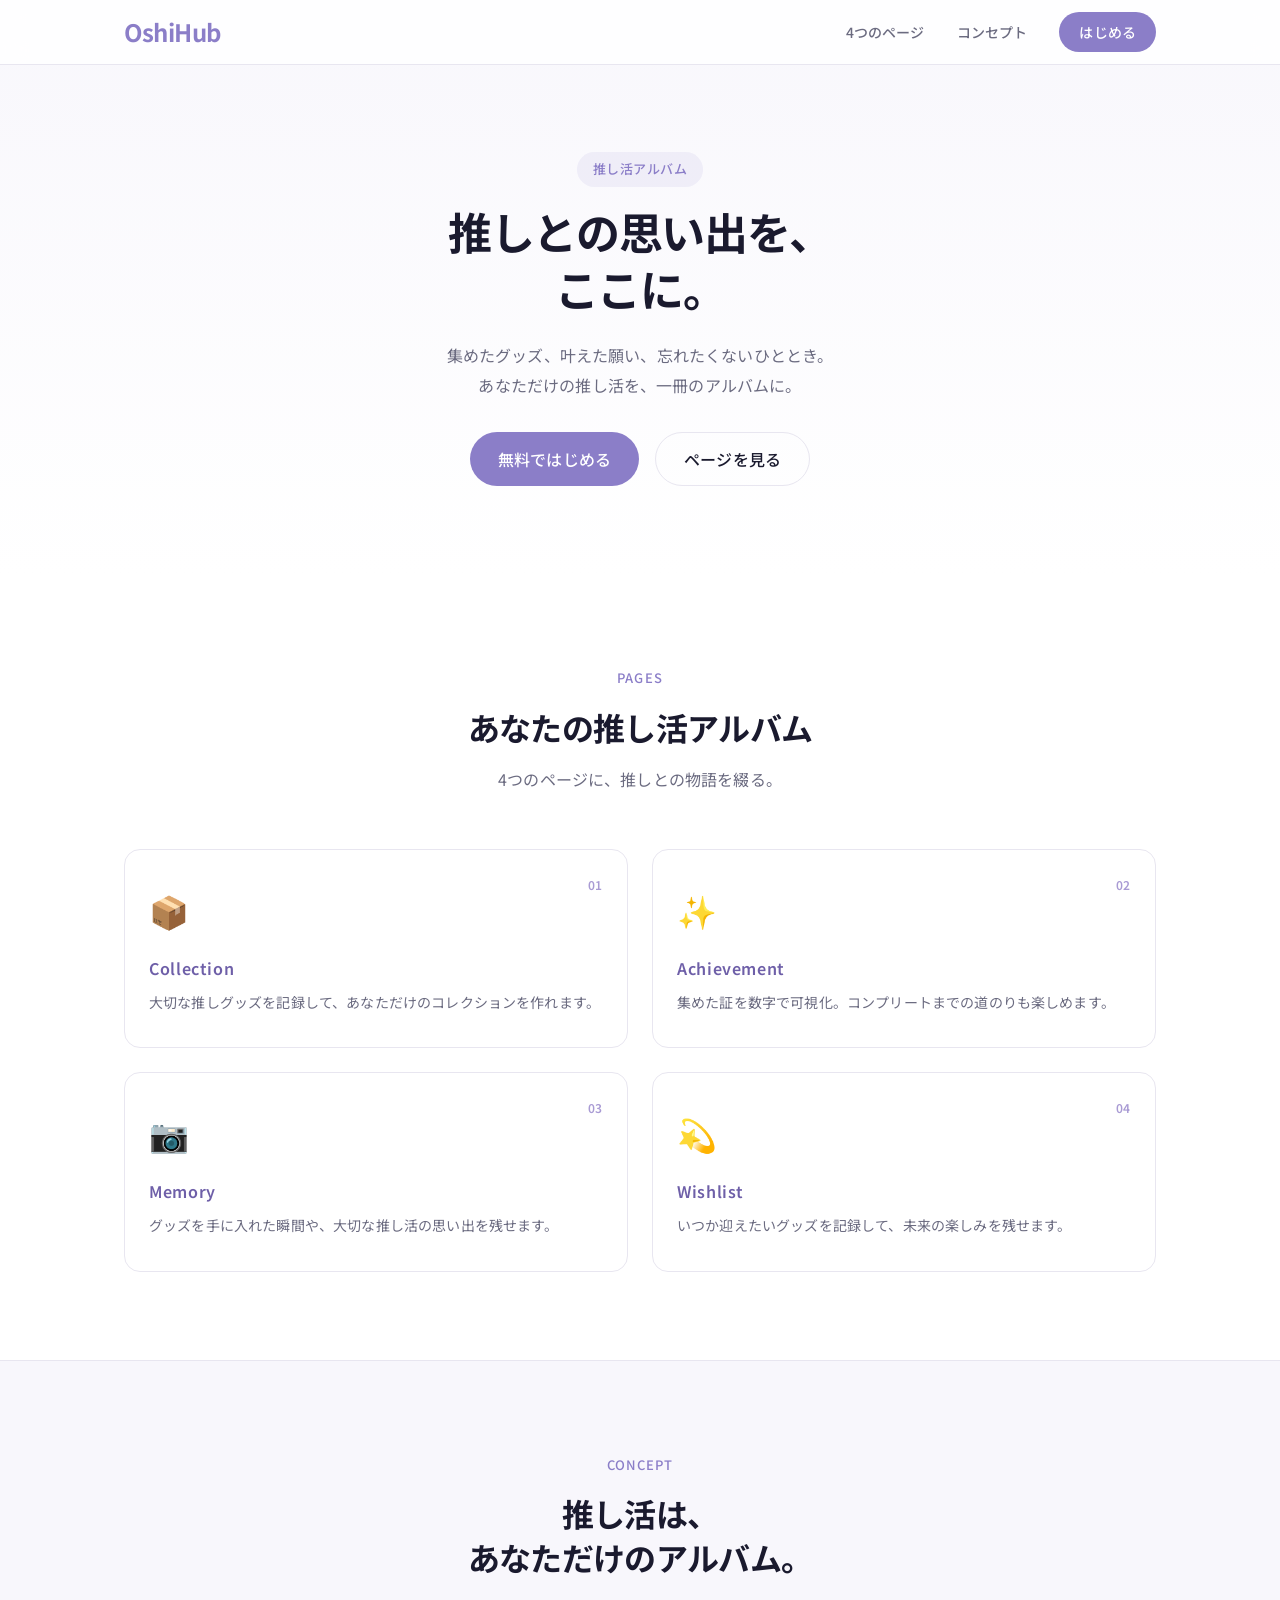
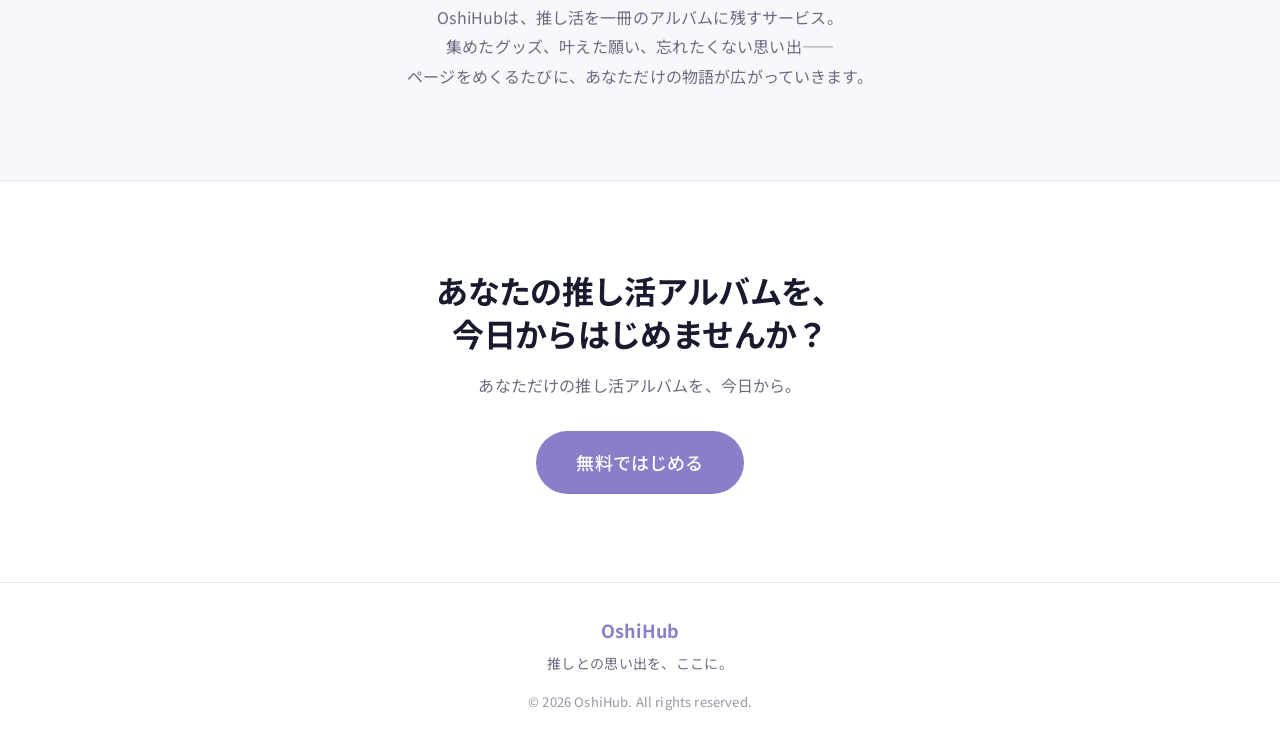
<file: index.html>
<!DOCTYPE html>
<html lang="ja">
<head>

  <meta name="google-site-verification" content="UQ4qluRMjtXV_ZK3U4D2XMBSPad3V_BrN4GPyLXbHbA" />
  
  <meta charset="UTF-8">
  <meta name="viewport" content="width=device-width, initial-scale=1.0">
  <meta name="description" content="OshiHub - 推し活アルバム。グッズ・思い出・ほしいものを、ひとつのアルバムに。">
  <title>OshiHub | 推しとの思い出を、ここに。</title>
  <link rel="stylesheet" href="css/style.css">
  <link rel="preconnect" href="https://fonts.googleapis.com">
  <link rel="preconnect" href="https://fonts.gstatic.com" crossorigin>
  <link href="https://fonts.googleapis.com/css2?family=Noto+Sans+JP:wght@400;500;600;700&display=swap" rel="stylesheet">
</head>
<body>

  <!-- ヘッダー（画面上部のナビゲーション） -->
  <header class="header">
    <div class="container">
      <a href="#" class="logo">OshiHub</a>
      <nav class="nav">
        <a href="#features">4つのページ</a>
        <a href="#about">コンセプト</a>
        <a href="groups/stray-kids/index.html" class="nav-button">はじめる</a>
      </nav>
    </div>
  </header>

  <!-- メインビジュアル（最初に目に入る大きなエリア） -->
  <main>
    <section class="hero section">
      <div class="container">
        <p class="hero-label">推し活アルバム</p>
        <h1 class="hero-title">推しとの思い出を、<br>ここに。</h1>
        <p class="hero-description">
          集めたグッズ、叶えた願い、忘れたくないひととき。<br>
          あなただけの推し活を、一冊のアルバムに。
        </p>
        <div class="hero-actions">
          <a href="groups/stray-kids/index.html" class="button button-primary">無料ではじめる</a>
          <a href="#features" class="button button-secondary">ページを見る</a>
        </div>
      </div>
    </section>

    <!-- 機能紹介 -->
    <section id="features" class="features section">
      <div class="container">
        <div class="section-header">
          <p class="section-label">Pages</p>
          <h2 class="section-title">あなたの推し活アルバム</h2>
          <p class="section-subtitle">4つのページに、推しとの物語を綴る。</p>
        </div>

        <div class="feature-grid">
          <article class="feature-card">
            <span class="feature-tag">01</span>
            <div class="feature-icon">📦</div>
            <h3>Collection</h3>
            <p>大切な推しグッズを記録して、あなただけのコレクションを作れます。</p>
          </article>

          <article class="feature-card">
            <span class="feature-tag">02</span>
            <div class="feature-icon">✨</div>
            <h3>Achievement</h3>
            <p>集めた証を数字で可視化。コンプリートまでの道のりも楽しめます。</p>
          </article>

          <article class="feature-card">
            <span class="feature-tag">03</span>
            <div class="feature-icon">📷</div>
            <h3>Memory</h3>
            <p>グッズを手に入れた瞬間や、大切な推し活の思い出を残せます。</p>
          </article>

          <article class="feature-card">
            <span class="feature-tag">04</span>
            <div class="feature-icon">💫</div>
            <h3>Wishlist</h3>
            <p>いつか迎えたいグッズを記録して、未来の楽しみを残せます。</p>
          </article>
        </div>
      </div>
    </section>

    <!-- コンセプト -->
    <section id="about" class="about section">
      <div class="container">
        <div class="about-content">
          <p class="section-label">Concept</p>
          <h2 class="section-title">推し活は、<br>あなただけのアルバム。</h2>
          <p class="about-text">
            OshiHubは、推し活を一冊のアルバムに残すサービス。<br>
            集めたグッズ、叶えた願い、忘れたくない思い出——<br>
            ページをめくるたびに、あなただけの物語が広がっていきます。
          </p>
        </div>
      </div>
    </section>

    <!-- 最後の呼びかけ -->
    <section class="cta  section">
      <div class="container">
        <h2 class="cta-title">あなたの推し活アルバムを、<br>今日からはじめませんか？</h2>
        <p class="cta-subtitle">あなただけの推し活アルバムを、今日から。</p>
        <a href="groups/stray-kids/index.html" class="button button-primary button-large">無料ではじめる</a>
      </div>
    </section>
  </main>

  <!-- フッター（画面下部） -->
  <footer class="footer">
    <div class="container">
      <p class="footer-logo">OshiHub</p>
      <p class="footer-tagline">推しとの思い出を、ここに。</p>
      <p class="footer-copy">&copy; 2026 OshiHub. All rights reserved.</p>
    </div>
  </footer>

</body>
</html>
</file>
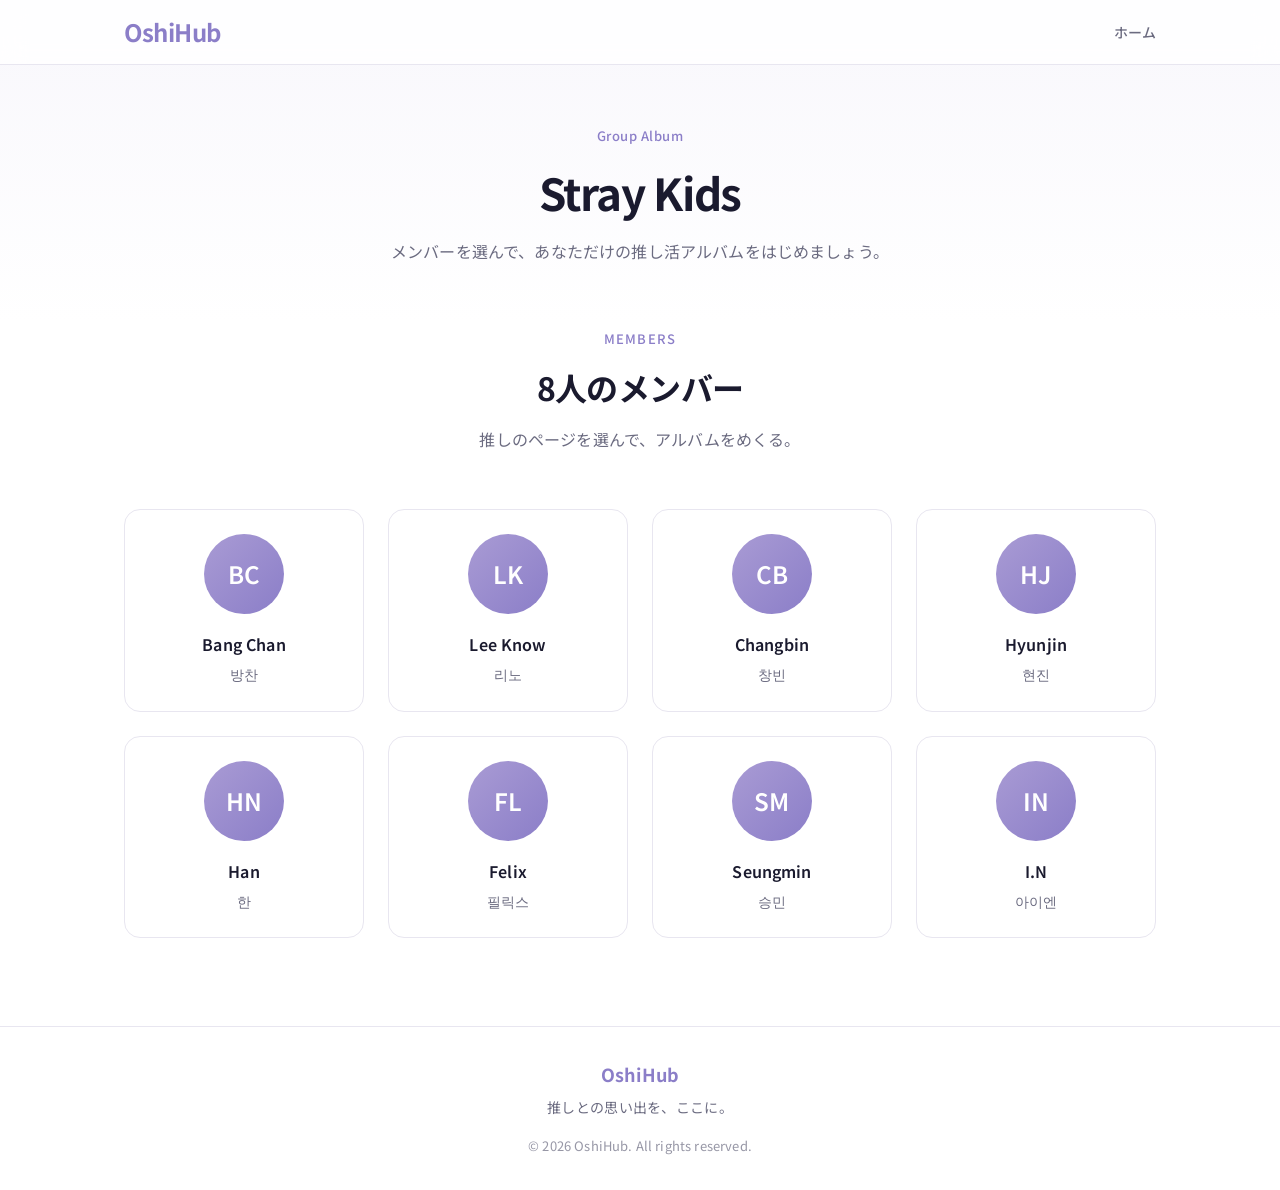
<file: groups/stray-kids/index.html>
<!DOCTYPE html>
<html lang="ja">
<head>
  <meta charset="UTF-8">
  <meta name="viewport" content="width=device-width, initial-scale=1.0">
  <meta name="description" content="Stray Kids - OshiHub 推し活アルバム">
  <title>Stray Kids | OshiHub</title>
  <link rel="stylesheet" href="../../css/style.css">
  <link rel="preconnect" href="https://fonts.googleapis.com">
  <link rel="preconnect" href="https://fonts.gstatic.com" crossorigin>
  <link href="https://fonts.googleapis.com/css2?family=Noto+Sans+JP:wght@400;500;600;700&display=swap" rel="stylesheet">
</head>
<body>

  <header class="header">
    <div class="container">
      <a href="../../index.html" class="logo">OshiHub</a>
      <nav class="nav">
        <a href="../../index.html">ホーム</a>
      </nav>
    </div>
  </header>

  <main>
    <section class="group-hero">
      <div class="container">
        <p class="section-label">Group Album</p>
        <h1 class="group-title">Stray Kids</h1>
        <p class="group-description">
          メンバーを選んで、あなただけの推し活アルバムをはじめましょう。
        </p>
      </div>
    </section>

    <section class="members-section">
      <div class="container">
        <div class="section-header">
          <p class="section-label">Members</p>
          <h2 class="section-title">8人のメンバー</h2>
          <p class="section-subtitle">推しのページを選んで、アルバムをめくる。</p>
        </div>

        <div class="member-grid">
          <a href="members/bang-chan.html" class="member-card">
            <div class="member-avatar">BC</div>
            <p class="member-name">Bang Chan</p>
            <p class="member-name-kr">방찬</p>
          </a>

          <a href="members/lee-know.html" class="member-card">
            <div class="member-avatar">LK</div>
            <p class="member-name">Lee Know</p>
            <p class="member-name-kr">리노</p>
          </a>

          <a href="members/changbin.html" class="member-card">
            <div class="member-avatar">CB</div>
            <p class="member-name">Changbin</p>
            <p class="member-name-kr">창빈</p>
          </a>

          <a href="members/hyunjin.html" class="member-card">
            <div class="member-avatar">HJ</div>
            <p class="member-name">Hyunjin</p>
            <p class="member-name-kr">현진</p>
          </a>

          <a href="members/han.html" class="member-card">
            <div class="member-avatar">HN</div>
            <p class="member-name">Han</p>
            <p class="member-name-kr">한</p>
          </a>

          <a href="members/felix.html" class="member-card">
            <div class="member-avatar">FL</div>
            <p class="member-name">Felix</p>
            <p class="member-name-kr">필릭스</p>
          </a>

          <a href="members/seungmin.html" class="member-card">
            <div class="member-avatar">SM</div>
            <p class="member-name">Seungmin</p>
            <p class="member-name-kr">승민</p>
          </a>

          <a href="members/in.html" class="member-card">
            <div class="member-avatar">IN</div>
            <p class="member-name">I.N</p>
            <p class="member-name-kr">아이엔</p>
          </a>
        </div>
      </div>
    </section>
  </main>

  <footer class="footer">
    <div class="container">
      <p class="footer-logo">OshiHub</p>
      <p class="footer-tagline">推しとの思い出を、ここに。</p>
      <p class="footer-copy">&copy; 2026 OshiHub. All rights reserved.</p>
    </div>
  </footer>

</body>
</html>
</file>
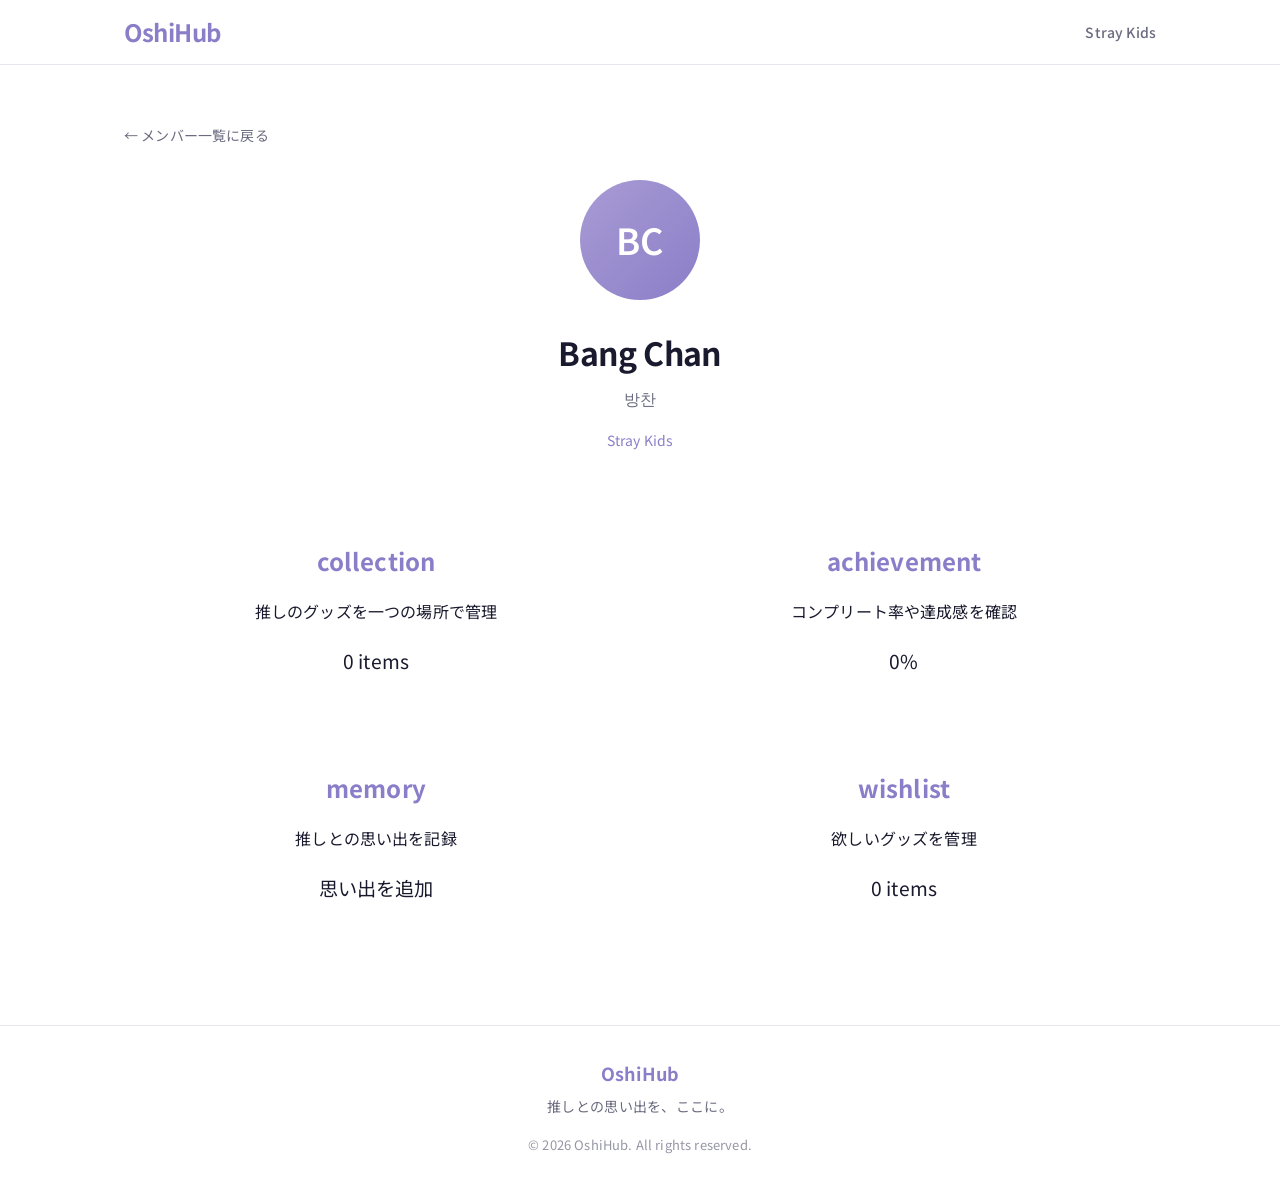
<file: groups/stray-kids/members/bang-chan.html>
<!DOCTYPE html>
<html lang="ja">
<head>
  <meta charset="UTF-8">
  <meta name="viewport" content="width=device-width, initial-scale=1.0">
  <meta name="description" content="Bang Chan - Stray Kids | OshiHub">
  <title>Bang Chan | OshiHub</title>
  <link rel="stylesheet" href="../../../css/style.css">
  <link rel="preconnect" href="https://fonts.googleapis.com">
  <link rel="preconnect" href="https://fonts.gstatic.com" crossorigin>
  <link href="https://fonts.googleapis.com/css2?family=Noto+Sans+JP:wght@400;500;600;700&display=swap" rel="stylesheet">
</head>
<body>

  <header class="header">
    <div class="container">
      <a href="../../../index.html" class="logo">OshiHub</a>
      <nav class="nav">
        <a href="../index.html">Stray Kids</a>
      </nav>
    </div>
  </header>

  <main class="member-page">
    <div class="container">
      <a href="../index.html" class="page-back">← メンバー一覧に戻る</a>

      <div class="member-header">
        <div class="member-avatar">BC</div>
        <h1 class="member-page-name">Bang Chan</h1>
        <p class="member-page-name-kr">방찬</p>
        <p class="member-page-group">Stray Kids</p>
      </div>

      <div class="album-grid">
        <div class="album-card">
          <h2>collection</h2>
          <p>推しのグッズを一つの場所で管理</p>
          <span>0 items</span>
        </div>

        <div class="album-card">
          <h2>achievement</h2>
          <p>コンプリート率や達成感を確認</p>
          <span>0%</span>
        </div>

        <div class="album-card">
          <h2>memory</h2>
          <p>推しとの思い出を記録</p>
          <span>思い出を追加</span>
        </div>

        <div class="album-card">
          <h2>wishlist</h2>
          <p>欲しいグッズを管理</p>
          <span>0 items</span>
      </div>
    </div>
  </main>

  <footer class="footer">
    <div class="container">
      <p class="footer-logo">OshiHub</p>
      <p class="footer-tagline">推しとの思い出を、ここに。</p>
      <p class="footer-copy">&copy; 2026 OshiHub. All rights reserved.</p>
    </div>
  </footer>

</body>
</html>
</file>
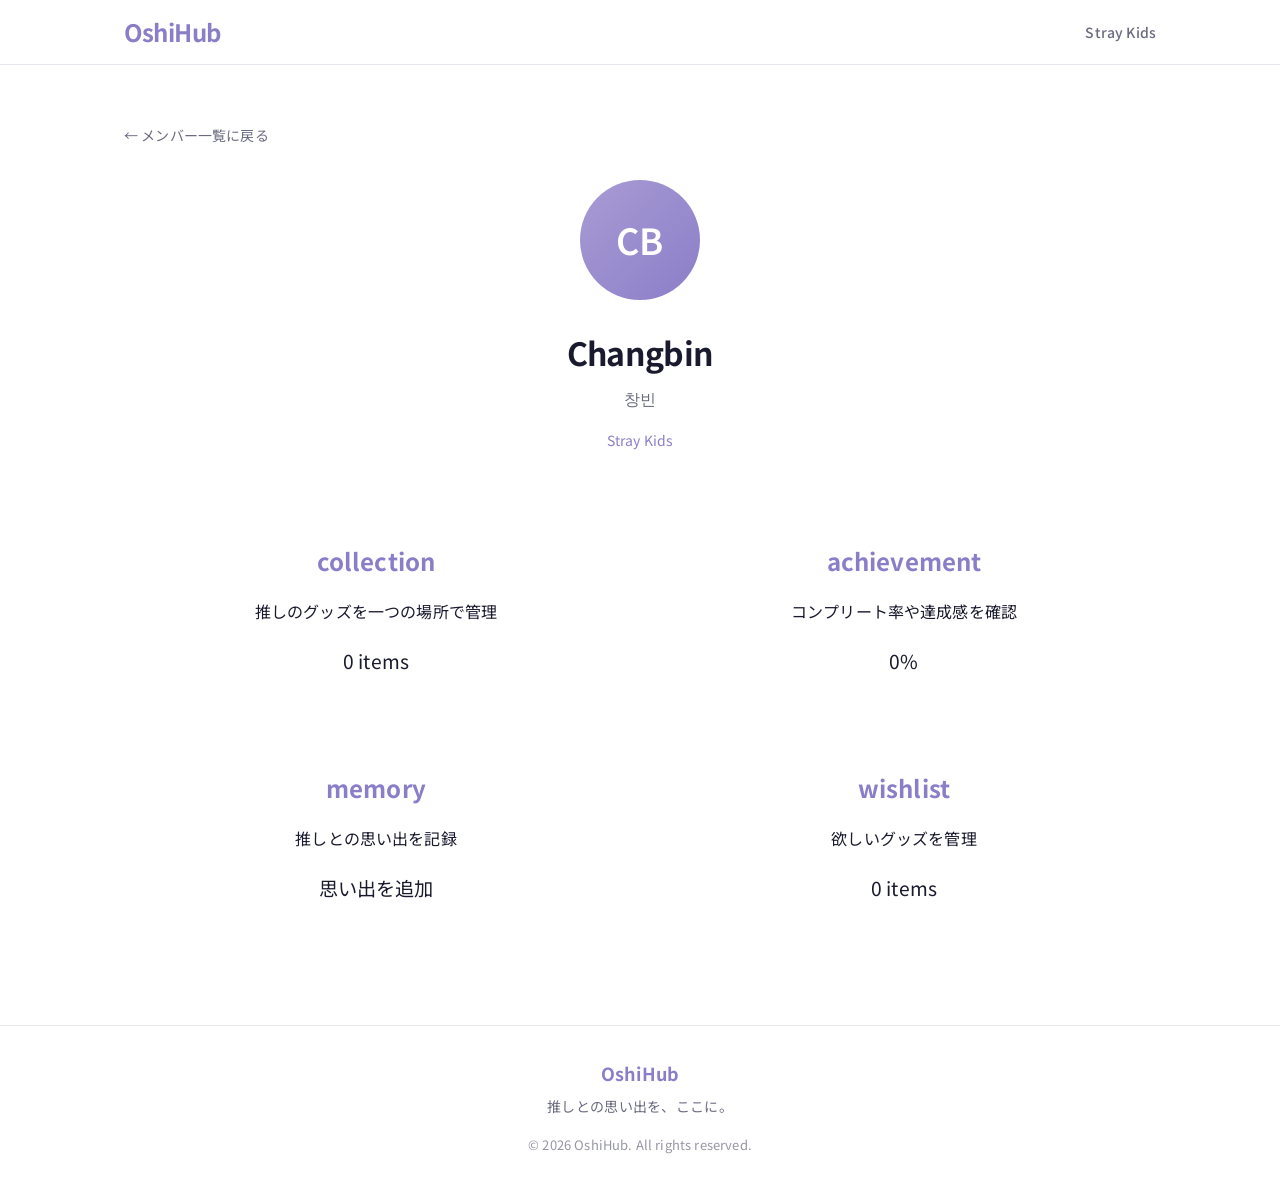
<file: groups/stray-kids/members/changbin.html>
<!DOCTYPE html>
<html lang="ja">
<head>
  <meta charset="UTF-8">
  <meta name="viewport" content="width=device-width, initial-scale=1.0">
  <meta name="description" content="Changbin - Stray Kids | OshiHub">
  <title>Changbin | OshiHub</title>
  <link rel="stylesheet" href="../../../css/style.css">
  <link rel="preconnect" href="https://fonts.googleapis.com">
  <link rel="preconnect" href="https://fonts.gstatic.com" crossorigin>
  <link href="https://fonts.googleapis.com/css2?family=Noto+Sans+JP:wght@400;500;600;700&display=swap" rel="stylesheet">
</head>
<body>

  <header class="header">
    <div class="container">
      <a href="../../../index.html" class="logo">OshiHub</a>
      <nav class="nav">
        <a href="../index.html">Stray Kids</a>
      </nav>
    </div>
  </header>

  <main class="member-page">
    <div class="container">
      <a href="../index.html" class="page-back">← メンバー一覧に戻る</a>

      <div class="member-header">
        <div class="member-avatar">CB</div>
        <h1 class="member-page-name">Changbin</h1>
        <p class="member-page-name-kr">창빈</p>
        <p class="member-page-group">Stray Kids</p>
      </div>

      <div class="album-grid">
        <div class="album-card">
          <h2>collection</h2>
          <p>推しのグッズを一つの場所で管理</p>
          <span>0 items</span>
        </div>

        <div class="album-card">
          <h2>achievement</h2>
          <p>コンプリート率や達成感を確認</p>
          <span>0%</span>
        </div>

        <div class="album-card">
          <h2>memory</h2>
          <p>推しとの思い出を記録</p>
          <span>思い出を追加</span>
        </div>

        <div class="album-card">
          <h2>wishlist</h2>
          <p>欲しいグッズを管理</p>
          <span>0 items</span>
      </div>
    </div>
  </main>

  <footer class="footer">
    <div class="container">
      <p class="footer-logo">OshiHub</p>
      <p class="footer-tagline">推しとの思い出を、ここに。</p>
      <p class="footer-copy">&copy; 2026 OshiHub. All rights reserved.</p>
    </div>
  </footer>

</body>
</html>
</file>
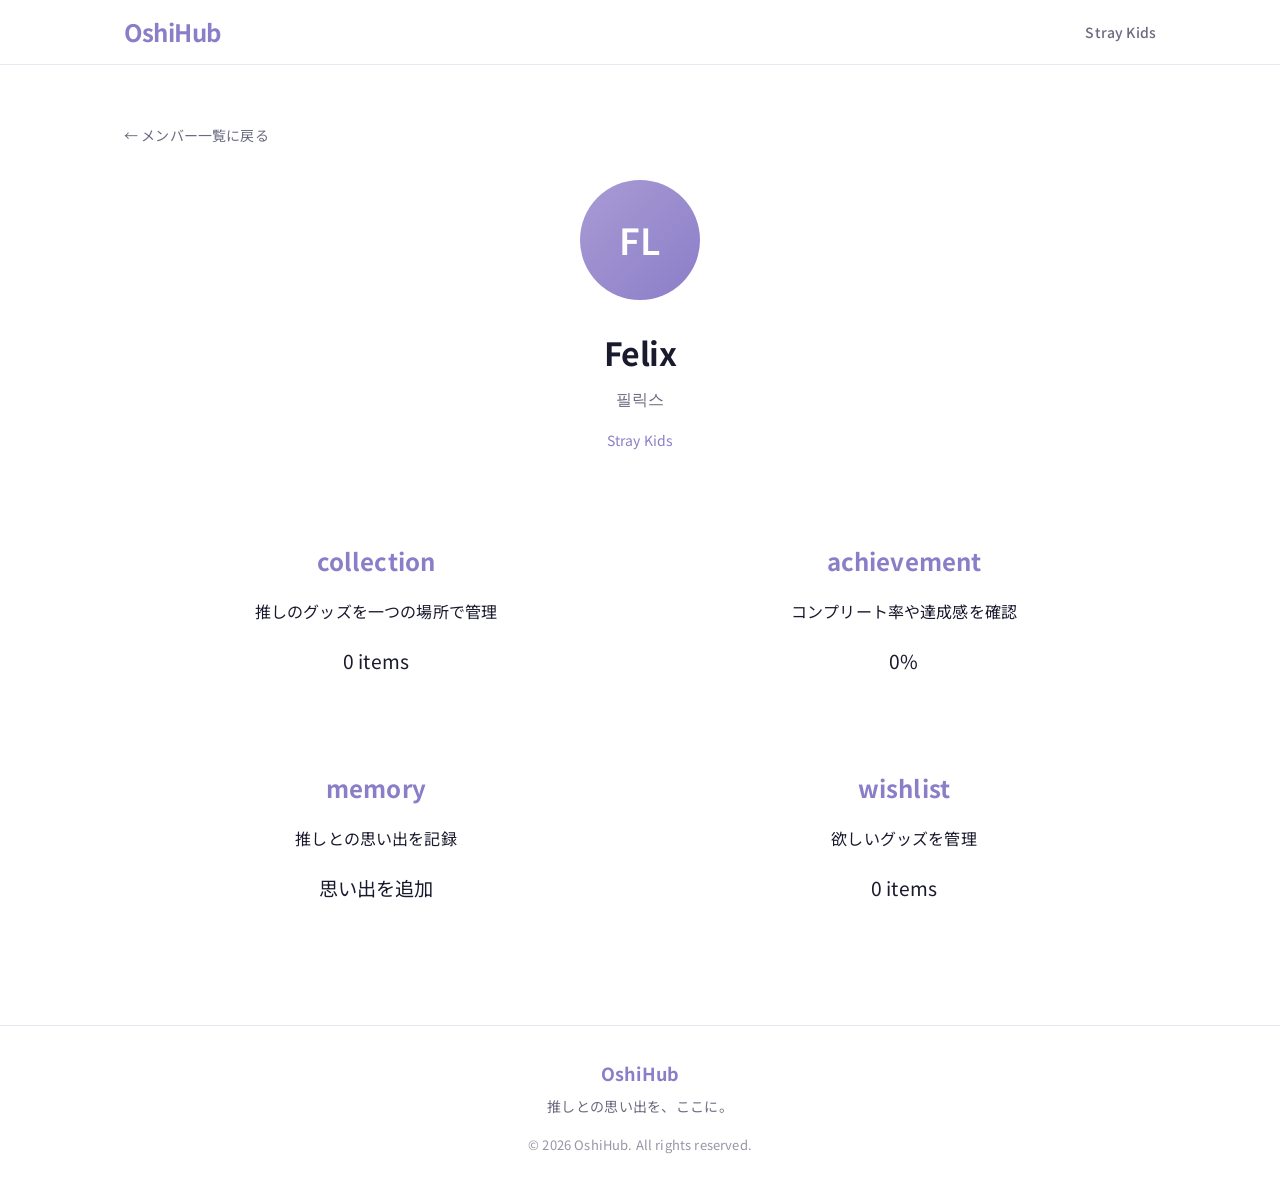
<file: groups/stray-kids/members/felix.html>
<!DOCTYPE html>
<html lang="ja">
<head>
  <meta charset="UTF-8">
  <meta name="viewport" content="width=device-width, initial-scale=1.0">
  <meta name="description" content="Felix - Stray Kids | OshiHub">
  <title>Felix | OshiHub</title>
  <link rel="stylesheet" href="../../../css/style.css">
  <link rel="preconnect" href="https://fonts.googleapis.com">
  <link rel="preconnect" href="https://fonts.gstatic.com" crossorigin>
  <link href="https://fonts.googleapis.com/css2?family=Noto+Sans+JP:wght@400;500;600;700&display=swap" rel="stylesheet">
</head>
<body>

  <header class="header">
    <div class="container">
      <a href="../../../index.html" class="logo">OshiHub</a>
      <nav class="nav">
        <a href="../index.html">Stray Kids</a>
      </nav>
    </div>
  </header>

  <main class="member-page">
    <div class="container">
      <a href="../index.html" class="page-back">← メンバー一覧に戻る</a>

      <div class="member-header">
        <div class="member-avatar">FL</div>
        <h1 class="member-page-name">Felix</h1>
        <p class="member-page-name-kr">필릭스</p>
        <p class="member-page-group">Stray Kids</p>
      </div>

      <div class="album-grid">
        <a href="collection.html" class="album-card">
          <h2>collection</h2>
          <p>推しのグッズを一つの場所で管理</p>
          <span>0 items</span>
        </a>

        <div class="album-card">
          <h2>achievement</h2>
          <p>コンプリート率や達成感を確認</p>
          <span>0%</span>
        </div>

        <div class="album-card">
          <h2>memory</h2>
          <p>推しとの思い出を記録</p>
          <span>思い出を追加</span>
        </div>

        <div class="album-card">
          <h2>wishlist</h2>
          <p>欲しいグッズを管理</p>
          <span>0 items</span>
      </div>
    </div>
  </main>

  <footer class="footer">
    <div class="container">
      <p class="footer-logo">OshiHub</p>
      <p class="footer-tagline">推しとの思い出を、ここに。</p>
      <p class="footer-copy">&copy; 2026 OshiHub. All rights reserved.</p>
    </div>
  </footer>

</body>
</html>
</file>
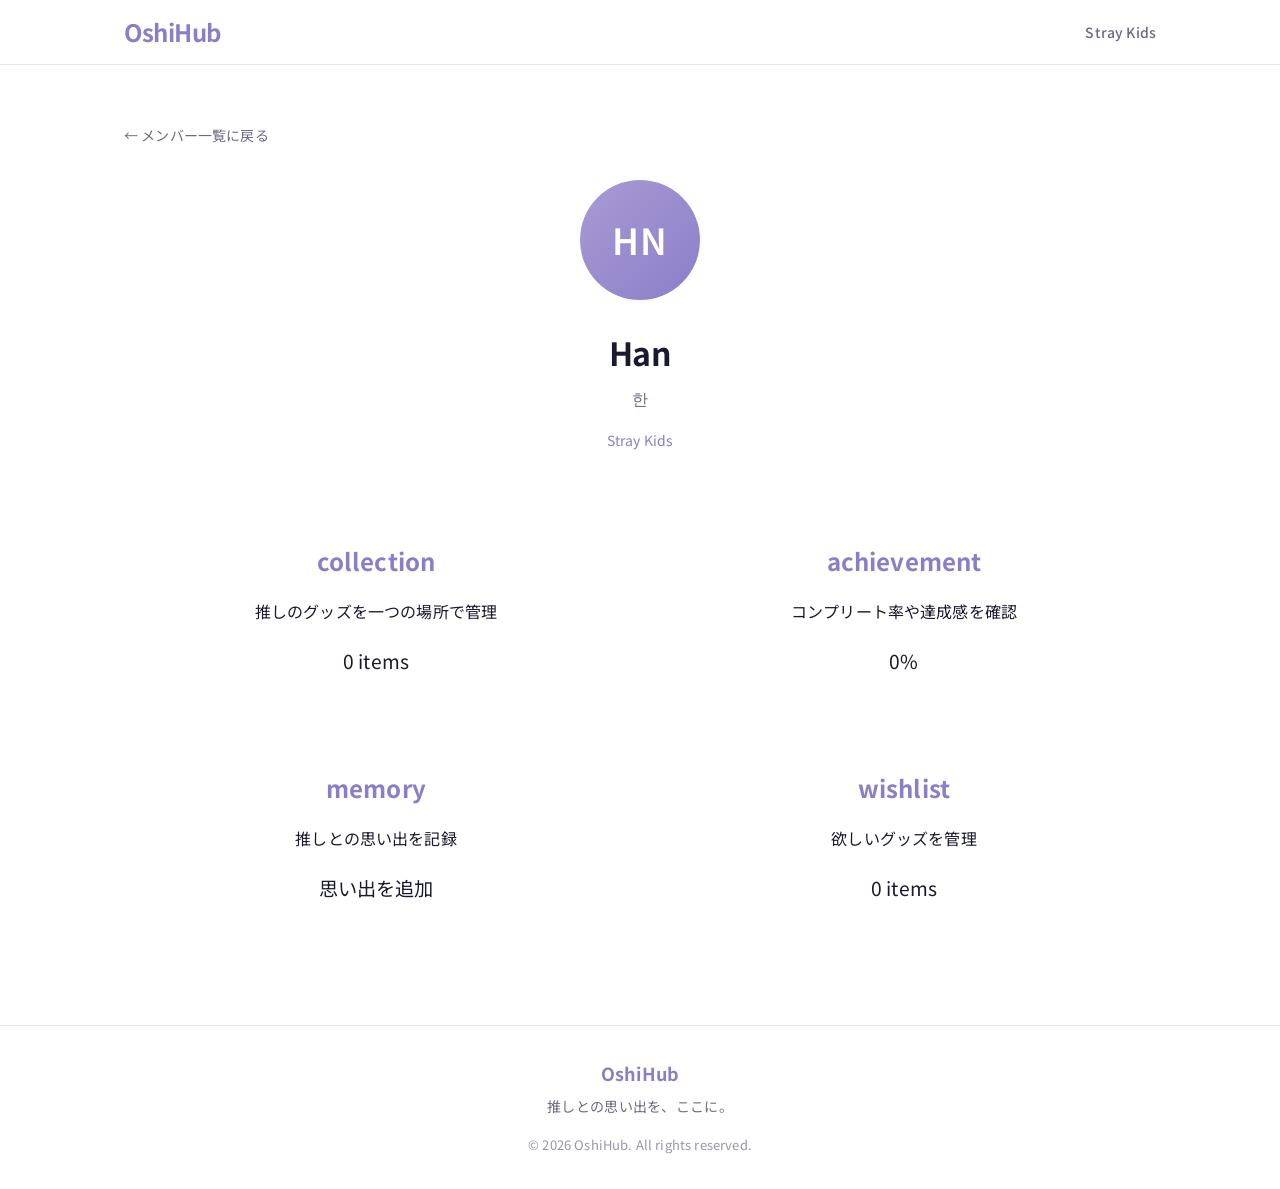
<file: groups/stray-kids/members/han.html>
<!DOCTYPE html>
<html lang="ja">
<head>
  <meta charset="UTF-8">
  <meta name="viewport" content="width=device-width, initial-scale=1.0">
  <meta name="description" content="Han - Stray Kids | OshiHub">
  <title>Han | OshiHub</title>
  <link rel="stylesheet" href="../../../css/style.css">
  <link rel="preconnect" href="https://fonts.googleapis.com">
  <link rel="preconnect" href="https://fonts.gstatic.com" crossorigin>
  <link href="https://fonts.googleapis.com/css2?family=Noto+Sans+JP:wght@400;500;600;700&display=swap" rel="stylesheet">
</head>
<body>

  <header class="header">
    <div class="container">
      <a href="../../../index.html" class="logo">OshiHub</a>
      <nav class="nav">
        <a href="../index.html">Stray Kids</a>
      </nav>
    </div>
  </header>

  <main class="member-page">
    <div class="container">
      <a href="../index.html" class="page-back">← メンバー一覧に戻る</a>

      <div class="member-header">
        <div class="member-avatar">HN</div>
        <h1 class="member-page-name">Han</h1>
        <p class="member-page-name-kr">한</p>
        <p class="member-page-group">Stray Kids</p>
      </div>

      <div class="album-grid">
        <div class="album-card">
          <h2>collection</h2>
          <p>推しのグッズを一つの場所で管理</p>
          <span>0 items</span>
        </div>

        <div class="album-card">
          <h2>achievement</h2>
          <p>コンプリート率や達成感を確認</p>
          <span>0%</span>
        </div>

        <div class="album-card">
          <h2>memory</h2>
          <p>推しとの思い出を記録</p>
          <span>思い出を追加</span>
        </div>

        <div class="album-card">
          <h2>wishlist</h2>
          <p>欲しいグッズを管理</p>
          <span>0 items</span>
      </div>
    </div>
  </main>

  <footer class="footer">
    <div class="container">
      <p class="footer-logo">OshiHub</p>
      <p class="footer-tagline">推しとの思い出を、ここに。</p>
      <p class="footer-copy">&copy; 2026 OshiHub. All rights reserved.</p>
    </div>
  </footer>

</body>
</html>
</file>
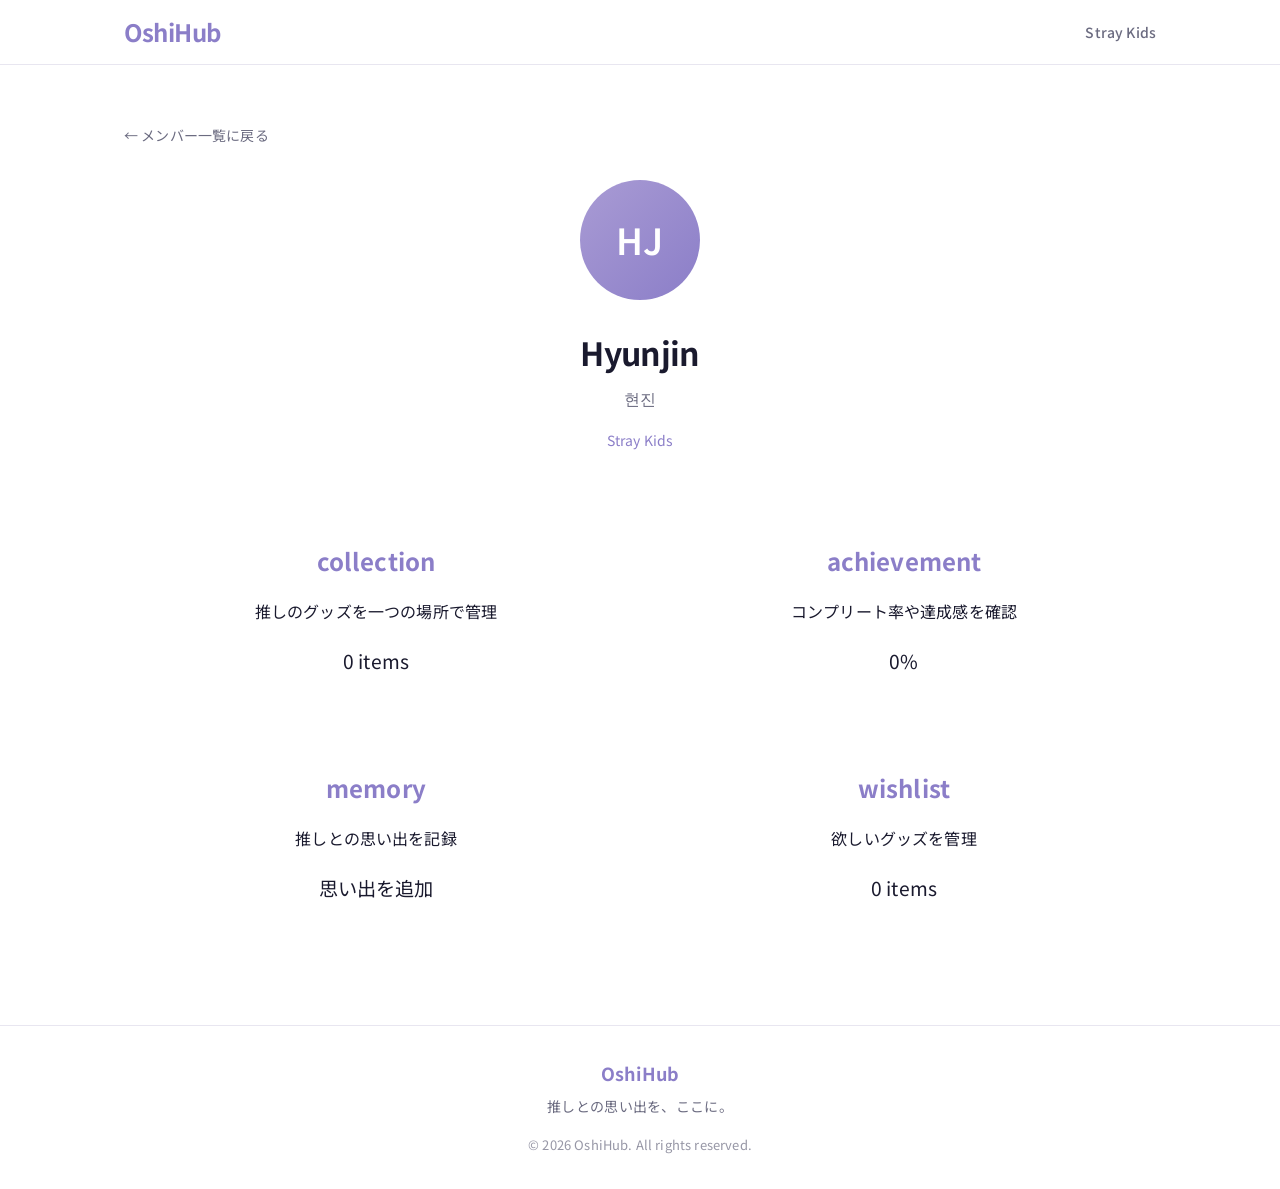
<file: groups/stray-kids/members/hyunjin.html>
<!DOCTYPE html>
<html lang="ja">
<head>
  <meta charset="UTF-8">
  <meta name="viewport" content="width=device-width, initial-scale=1.0">
  <meta name="description" content="Hyunjin - Stray Kids | OshiHub">
  <title>Hyunjin | OshiHub</title>
  <link rel="stylesheet" href="../../../css/style.css">
  <link rel="preconnect" href="https://fonts.googleapis.com">
  <link rel="preconnect" href="https://fonts.gstatic.com" crossorigin>
  <link href="https://fonts.googleapis.com/css2?family=Noto+Sans+JP:wght@400;500;600;700&display=swap" rel="stylesheet">
</head>
<body>

  <header class="header">
    <div class="container">
      <a href="../../../index.html" class="logo">OshiHub</a>
      <nav class="nav">
        <a href="../index.html">Stray Kids</a>
      </nav>
    </div>
  </header>

  <main class="member-page">
    <div class="container">
      <a href="../index.html" class="page-back">← メンバー一覧に戻る</a>

      <div class="member-header">
        <div class="member-avatar">HJ</div>
        <h1 class="member-page-name">Hyunjin</h1>
        <p class="member-page-name-kr">현진</p>
        <p class="member-page-group">Stray Kids</p>
      </div>

      <div class="album-grid">
        <div class="album-card">
          <h2>collection</h2>
          <p>推しのグッズを一つの場所で管理</p>
          <span>0 items</span>
        </div>

        <div class="album-card">
          <h2>achievement</h2>
          <p>コンプリート率や達成感を確認</p>
          <span>0%</span>
        </div>

        <div class="album-card">
          <h2>memory</h2>
          <p>推しとの思い出を記録</p>
          <span>思い出を追加</span>
        </div>

        <div class="album-card">
          <h2>wishlist</h2>
          <p>欲しいグッズを管理</p>
          <span>0 items</span>
      </div>
    </div>
  </main>

  <footer class="footer">
    <div class="container">
      <p class="footer-logo">OshiHub</p>
      <p class="footer-tagline">推しとの思い出を、ここに。</p>
      <p class="footer-copy">&copy; 2026 OshiHub. All rights reserved.</p>
    </div>
  </footer>

</body>
</html>
</file>
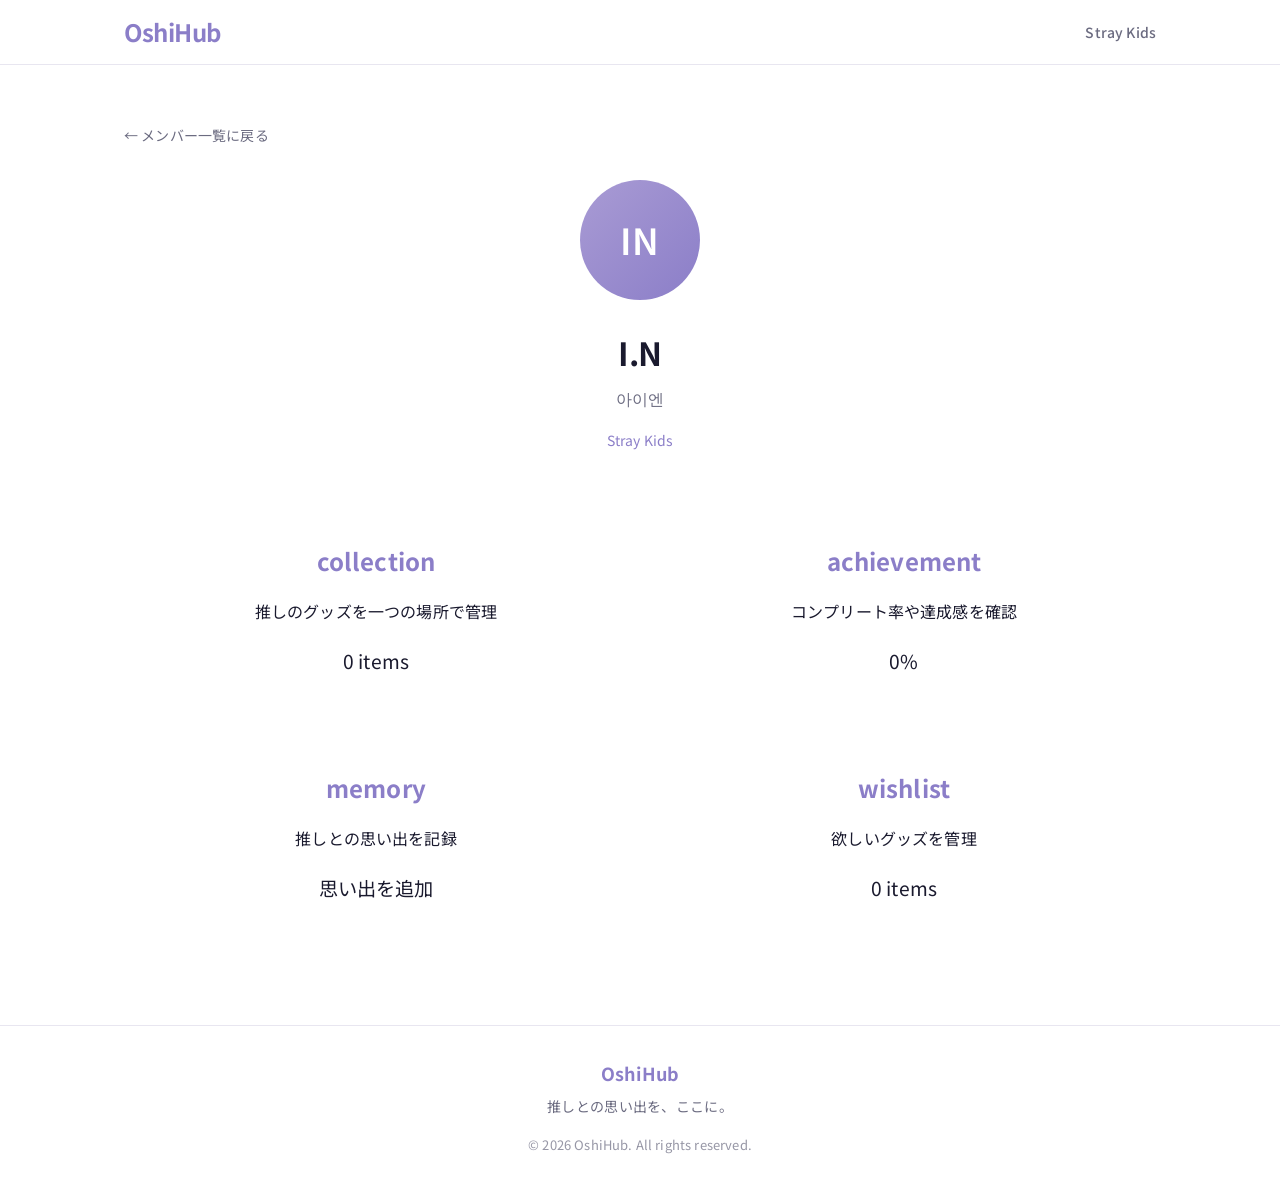
<file: groups/stray-kids/members/in.html>
<!DOCTYPE html>
<html lang="ja">
<head>
  <meta charset="UTF-8">
  <meta name="viewport" content="width=device-width, initial-scale=1.0">
  <meta name="description" content="I.N - Stray Kids | OshiHub">
  <title>I.N | OshiHub</title>
  <link rel="stylesheet" href="../../../css/style.css">
  <link rel="preconnect" href="https://fonts.googleapis.com">
  <link rel="preconnect" href="https://fonts.gstatic.com" crossorigin>
  <link href="https://fonts.googleapis.com/css2?family=Noto+Sans+JP:wght@400;500;600;700&display=swap" rel="stylesheet">
</head>
<body>

  <header class="header">
    <div class="container">
      <a href="../../../index.html" class="logo">OshiHub</a>
      <nav class="nav">
        <a href="../index.html">Stray Kids</a>
      </nav>
    </div>
  </header>

  <main class="member-page">
    <div class="container">
      <a href="../index.html" class="page-back">← メンバー一覧に戻る</a>

      <div class="member-header">
        <div class="member-avatar">IN</div>
        <h1 class="member-page-name">I.N</h1>
        <p class="member-page-name-kr">아이엔</p>
        <p class="member-page-group">Stray Kids</p>
      </div>

      <div class="album-grid">
        <div class="album-card">
          <h2>collection</h2>
          <p>推しのグッズを一つの場所で管理</p>
          <span>0 items</span>
        </div>

        <div class="album-card">
          <h2>achievement</h2>
          <p>コンプリート率や達成感を確認</p>
          <span>0%</span>
        </div>

        <div class="album-card">
          <h2>memory</h2>
          <p>推しとの思い出を記録</p>
          <span>思い出を追加</span>
        </div>

        <div class="album-card">
          <h2>wishlist</h2>
          <p>欲しいグッズを管理</p>
          <span>0 items</span>
      </div>
    </div>
  </main>

  <footer class="footer">
    <div class="container">
      <p class="footer-logo">OshiHub</p>
      <p class="footer-tagline">推しとの思い出を、ここに。</p>
      <p class="footer-copy">&copy; 2026 OshiHub. All rights reserved.</p>
    </div>
  </footer>

</body>
</html>
</file>
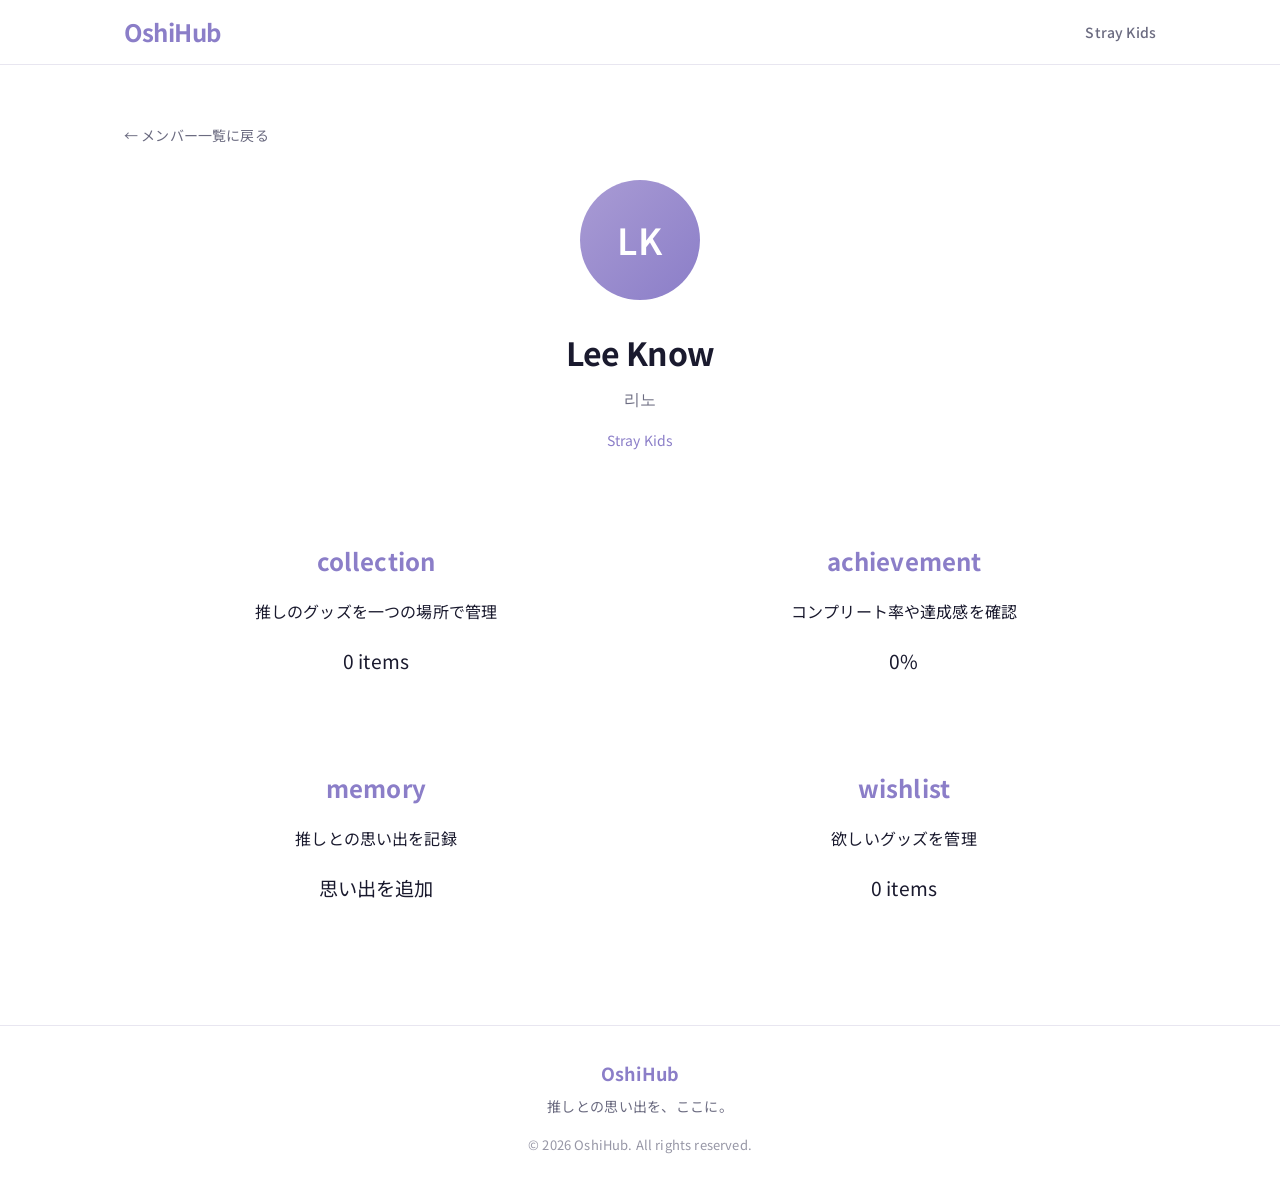
<file: groups/stray-kids/members/lee-know.html>
<!DOCTYPE html>
<html lang="ja">
<head>
  <meta charset="UTF-8">
  <meta name="viewport" content="width=device-width, initial-scale=1.0">
  <meta name="description" content="Lee Know - Stray Kids | OshiHub">
  <title>Lee Know | OshiHub</title>
  <link rel="stylesheet" href="../../../css/style.css">
  <link rel="preconnect" href="https://fonts.googleapis.com">
  <link rel="preconnect" href="https://fonts.gstatic.com" crossorigin>
  <link href="https://fonts.googleapis.com/css2?family=Noto+Sans+JP:wght@400;500;600;700&display=swap" rel="stylesheet">
</head>
<body>

  <header class="header">
    <div class="container">
      <a href="../../../index.html" class="logo">OshiHub</a>
      <nav class="nav">
        <a href="../index.html">Stray Kids</a>
      </nav>
    </div>
  </header>

  <main class="member-page">
    <div class="container">
      <a href="../index.html" class="page-back">← メンバー一覧に戻る</a>

      <div class="member-header">
        <div class="member-avatar">LK</div>
        <h1 class="member-page-name">Lee Know</h1>
        <p class="member-page-name-kr">리노</p>
        <p class="member-page-group">Stray Kids</p>
      </div>

      <div class="album-grid">
        <div class="album-card">
          <h2>collection</h2>
          <p>推しのグッズを一つの場所で管理</p>
          <span>0 items</span>
        </div>

        <div class="album-card">
          <h2>achievement</h2>
          <p>コンプリート率や達成感を確認</p>
          <span>0%</span>
        </div>

        <div class="album-card">
          <h2>memory</h2>
          <p>推しとの思い出を記録</p>
          <span>思い出を追加</span>
        </div>

        <div class="album-card">
          <h2>wishlist</h2>
          <p>欲しいグッズを管理</p>
          <span>0 items</span>
      </div>
    </div>
  </main>

  <footer class="footer">
    <div class="container">
      <p class="footer-logo">OshiHub</p>
      <p class="footer-tagline">推しとの思い出を、ここに。</p>
      <p class="footer-copy">&copy; 2026 OshiHub. All rights reserved.</p>
    </div>
  </footer>

</body>
</html>
</file>
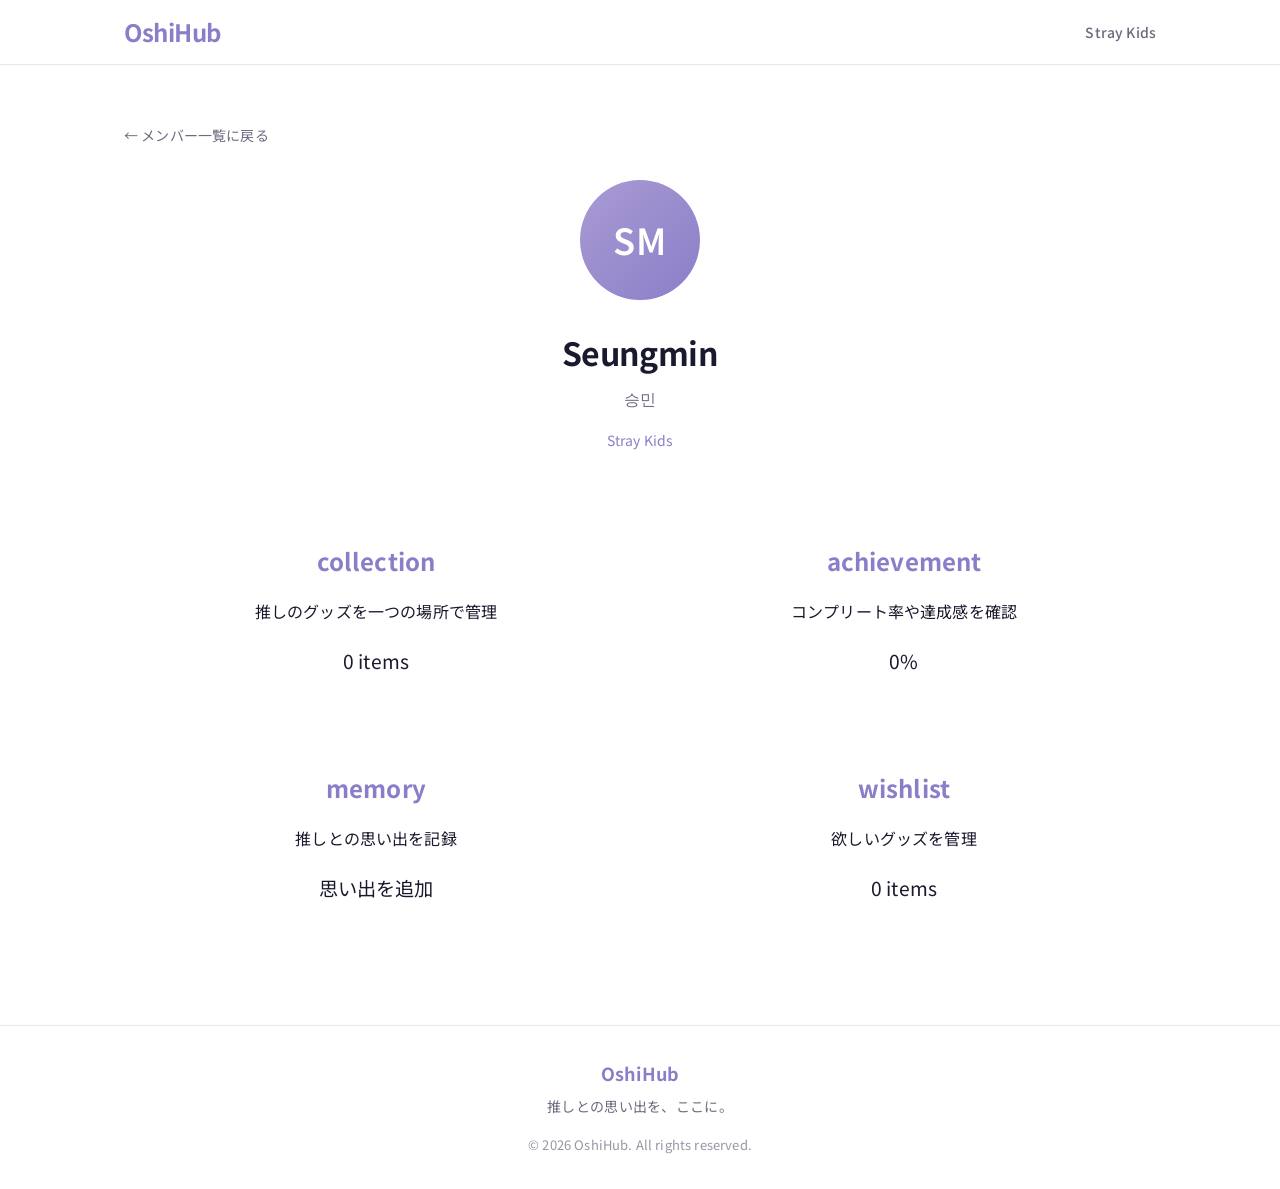
<file: groups/stray-kids/members/seungmin.html>
<!DOCTYPE html>
<html lang="ja">
<head>
  <meta charset="UTF-8">
  <meta name="viewport" content="width=device-width, initial-scale=1.0">
  <meta name="description" content="Seungmin - Stray Kids | OshiHub">
  <title>Seungmin | OshiHub</title>
  <link rel="stylesheet" href="../../../css/style.css">
  <link rel="preconnect" href="https://fonts.googleapis.com">
  <link rel="preconnect" href="https://fonts.gstatic.com" crossorigin>
  <link href="https://fonts.googleapis.com/css2?family=Noto+Sans+JP:wght@400;500;600;700&display=swap" rel="stylesheet">
</head>
<body>

  <header class="header">
    <div class="container">
      <a href="../../../index.html" class="logo">OshiHub</a>
      <nav class="nav">
        <a href="../index.html">Stray Kids</a>
      </nav>
    </div>
  </header>

  <main class="member-page">
    <div class="container">
      <a href="../index.html" class="page-back">← メンバー一覧に戻る</a>

      <div class="member-header">
        <div class="member-avatar">SM</div>
        <h1 class="member-page-name">Seungmin</h1>
        <p class="member-page-name-kr">승민</p>
        <p class="member-page-group">Stray Kids</p>
      </div>

      <div class="album-grid">
        <div class="album-card">
          <h2>collection</h2>
          <p>推しのグッズを一つの場所で管理</p>
          <span>0 items</span>
        </div>

        <div class="album-card">
          <h2>achievement</h2>
          <p>コンプリート率や達成感を確認</p>
          <span>0%</span>
        </div>

        <div class="album-card">
          <h2>memory</h2>
          <p>推しとの思い出を記録</p>
          <span>思い出を追加</span>
        </div>

        <div class="album-card">
          <h2>wishlist</h2>
          <p>欲しいグッズを管理</p>
          <span>0 items</span>
      </div>
    </div>
  </main>

  <footer class="footer">
    <div class="container">
      <p class="footer-logo">OshiHub</p>
      <p class="footer-tagline">推しとの思い出を、ここに。</p>
      <p class="footer-copy">&copy; 2026 OshiHub. All rights reserved.</p>
    </div>
  </footer>

</body>
</html>
</file>
<file: css/style.css>
/* ========================================
   OshiHub スタイルシート
   ======================================== */

/* --- 基本設定（色や文字の大きさなど） --- */
:root {
  /* メインカラー：ラベンダー紫 */
  --color-primary: #8B7EC8;
  --color-primary-light: #A99BD4;
  --color-primary-dark: #6E5FA8;

  /* 背景・文字色 */
  --color-bg: #FFFFFF;
  --color-bg-subtle: #F8F7FC;
  --color-text: #1A1A2E;
  --color-text-muted: #6B6B80;

  /* その他 */
  --color-border: #E8E6F0;
  --shadow-soft: 0 4px 24px rgba(139, 126, 200, 0.08);
  --shadow-card: 0 2px 12px rgba(0, 0, 0, 0.04);

  /* 文字サイズ */
  --font-size-sm: 0.875rem;
  --font-size-base: 1rem;
  --font-size-lg: 1.125rem;
  --font-size-xl: 1.5rem;
  --font-size-2xl: 2rem;
  --font-size-3xl: 2.75rem;

  /* 余白 */
  --spacing-xs: 0.5rem;
  --spacing-sm: 1rem;
  --spacing-md: 1.5rem;
  --spacing-lg: 2rem;
  --spacing-xl: 3.5rem;
  --spacing-2xl: 5.5rem;

  /* テキスト幅 */
  --text-width: 520px;

  /* 角丸 */
  --radius-sm: 8px;
  --radius-md: 12px;
  --radius-lg: 16px;
  --radius-full: 9999px;
}

/* リセット：ブラウザのデフォルトスタイルを整える */
*,
*::before,
*::after {
  box-sizing: border-box;
  margin: 0;
  padding: 0;
}

html {
  scroll-behavior: smooth;
}

body {
  font-family: 'Noto Sans JP', -apple-system, BlinkMacSystemFont, sans-serif;
  font-size: var(--font-size-base);
  line-height: 1.75;
  color: var(--color-text);
  background-color: var(--color-bg);
  -webkit-font-smoothing: antialiased;
  letter-spacing: 0.01em;
}

a {
  color: inherit;
  text-decoration: none;
}

img {
  max-width: 100%;
  height: auto;
  display: block;
}

/* --- 共通レイアウト --- */
.container {
  max-width: 1080px;
  margin: 0 auto;
  padding: 0 var(--spacing-md);
}

.section {
  padding: var(--spacing-2xl) 0;
}

.section-header {
  text-align: center;
  margin-bottom: var(--spacing-xl);
}

.section-label,
.hero-label {
  display: inline-block;
  font-size: 0.8125rem;
  font-weight: 500;
  color: var(--color-primary);
  letter-spacing: 0.08em;
  text-transform: uppercase;
  margin-bottom: var(--spacing-sm);
}

.hero-label {
  background-color: rgba(139, 126, 200, 0.1);
  padding: 0.375rem 1rem;
  border-radius: var(--radius-full);
  text-transform: none;
  letter-spacing: 0.04em;
}

.section-title {
  font-size: var(--font-size-2xl);
  font-weight: 700;
  letter-spacing: -0.02em;
  line-height: 1.35;
}

.section-subtitle {
  color: var(--color-text-muted);
  font-size: var(--font-size-base);
  margin-top: var(--spacing-sm);
  line-height: 1.75;
}

/* --- ボタン --- */
.button {
  display: inline-flex;
  align-items: center;
  justify-content: center;
  padding: 0.75rem 1.75rem;
  font-size: var(--font-size-base);
  font-weight: 500;
  border-radius: var(--radius-full);
  transition: all 0.2s ease;
  cursor: pointer;
  border: none;
}

.button-primary {
  background-color: var(--color-primary);
  color: white;
}

.button-primary:hover {
  background-color: var(--color-primary-dark);
  transform: translateY(-1px);
  box-shadow: var(--shadow-soft);
}

.button-secondary {
  background-color: transparent;
  color: var(--color-text);
  border: 1.5px solid var(--color-border);
}

.button-secondary:hover {
  border-color: var(--color-primary-light);
  color: var(--color-primary);
}

.button-large {
  padding: 1rem 2.5rem;
  font-size: var(--font-size-lg);
}

/* --- ヘッダー --- */
.header {
  position: fixed;
  top: 0;
  left: 0;
  right: 0;
  z-index: 100;
  background-color: rgba(255, 255, 255, 0.85);
  backdrop-filter: blur(12px);
  border-bottom: 1px solid var(--color-border);
}

.header .container {
  display: flex;
  align-items: center;
  justify-content: space-between;
  height: 64px;
}

.logo {
  font-size: var(--font-size-xl);
  font-weight: 700;
  color: var(--color-primary);
  letter-spacing: -0.02em;
}

.nav {
  display: flex;
  align-items: center;
  gap: var(--spacing-lg);
}

.nav a {
  font-size: var(--font-size-sm);
  font-weight: 500;
  color: var(--color-text-muted);
  transition: color 0.2s ease;
}

.nav a:hover {
  color: var(--color-text);
}

.nav-button {
  background-color: var(--color-primary) !important;
  color: white !important;
  padding: 0.5rem 1.25rem;
  border-radius: var(--radius-full);
}

.nav-button:hover {
  background-color: var(--color-primary-dark) !important;
}

/* --- ヒーロー（メインビジュアル） --- */
.hero {
  padding-top: calc(64px + var(--spacing-2xl));
  text-align: center;
  background: linear-gradient(
    180deg,
    var(--color-bg-subtle) 0%,
    var(--color-bg) 100%
  );
}

.hero-title {
  font-size: var(--font-size-3xl);
  font-weight: 700;
  letter-spacing: -0.03em;
  line-height: 1.3;
  margin-bottom: var(--spacing-md);
}

.hero-description {
  font-size: var(--font-size-base);
  color: var(--color-text-muted);
  max-width: var(--text-width);
  margin: 0 auto var(--spacing-lg);
  line-height: 1.85;
}

.hero-actions {
  display: flex;
  gap: var(--spacing-sm);
  justify-content: center;
  flex-wrap: wrap;
}

/* --- 機能紹介 --- */
.features {
  background-color: var(--color-bg);
}

.feature-grid {
  display: grid;
  grid-template-columns: repeat(2, 1fr);
  gap: var(--spacing-md);
}

.feature-card {
  position: relative;
  background-color: var(--color-bg);
  border: 1px solid var(--color-border);
  border-radius: var(--radius-lg);
  padding: var(--spacing-lg) var(--spacing-md);
  transition: all 0.25s ease;
}

.feature-card:hover {
  border-color: var(--color-primary-light);
  box-shadow: var(--shadow-card);
  transform: translateY(-2px);
}

.feature-tag {
  position: absolute;
  top: var(--spacing-md);
  right: var(--spacing-md);
  font-size: 0.75rem;
  font-weight: 600;
  color: var(--color-primary-light);
  letter-spacing: 0.05em;
}

.feature-icon {
  font-size: 2rem;
  margin-bottom: var(--spacing-sm);
}

.feature-card h3 {
  font-size: var(--font-size-base);
  font-weight: 600;
  color: var(--color-primary-dark);
  letter-spacing: 0.04em;
  margin-bottom: var(--spacing-xs);
}

.feature-card p {
  font-size: var(--font-size-sm);
  color: var(--color-text-muted);
  line-height: 1.8;
}

/* --- コンセプト --- */
.about {
  background-color: var(--color-bg-subtle);
  border-top: 1px solid var(--color-border);
  border-bottom: 1px solid var(--color-border);
}

.about-content {
  max-width: var(--text-width);
  margin: 0 auto;
  text-align: center;
}

.about-text {
  font-size: var(--font-size-base);
  color: var(--color-text-muted);
  margin-top: var(--spacing-md);
  line-height: 1.85;
}

/* --- CTA（行動を促すセクション） --- */
.cta {
  text-align: center;
}

.cta-title {
  font-size: var(--font-size-2xl);
  font-weight: 700;
  letter-spacing: -0.02em;
  line-height: 1.35;
  margin-bottom: var(--spacing-sm);
}

.cta-subtitle {
  font-size: var(--font-size-base);
  color: var(--color-text-muted);
  margin-bottom: var(--spacing-lg);
  line-height: 1.75;
}

/* --- フッター --- */
.footer {
  padding: var(--spacing-lg) 0;
  border-top: 1px solid var(--color-border);
  text-align: center;
}

.footer-logo {
  font-size: var(--font-size-lg);
  font-weight: 700;
  color: var(--color-primary);
  margin-bottom: 0.25rem;
}

.footer-tagline {
  font-size: var(--font-size-sm);
  color: var(--color-text-muted);
  margin-bottom: var(--spacing-sm);
  letter-spacing: 0.02em;
}

.footer-copy {
  font-size: 0.8125rem;
  color: var(--color-text-muted);
  opacity: 0.7;
}

/* --- スマートフォン対応 --- */
@media (max-width: 768px) {
  :root {
    --spacing-xl: 2.5rem;
    --spacing-2xl: 4rem;
  }

  .nav a:not(.nav-button) {
    display: none;
  }

  .feature-grid {
    grid-template-columns: 1fr;
  }

  .hero-title {
    font-size: 2rem;
  }

  .section-title {
    font-size: var(--font-size-xl);
  }

  .cta-title {
    font-size: var(--font-size-xl);
  }
}

/* --- グループ・メンバーページ --- */
.page-back {
  display: inline-flex;
  align-items: center;
  gap: 0.375rem;
  font-size: var(--font-size-sm);
  color: var(--color-text-muted);
  margin-bottom: var(--spacing-lg);
  transition: color 0.2s ease;
}

.page-back:hover {
  color: var(--color-primary);
}

.group-hero {
  padding-top: calc(64px + var(--spacing-xl));
  padding-bottom: var(--spacing-xl);
  text-align: center;
  background: linear-gradient(
    180deg,
    var(--color-bg-subtle) 0%,
    var(--color-bg) 100%
  );
}

.group-hero .section-label {
  text-transform: none;
  letter-spacing: 0.04em;
}

.group-title {
  font-size: var(--font-size-3xl);
  font-weight: 700;
  letter-spacing: -0.03em;
  line-height: 1.3;
  margin-bottom: var(--spacing-sm);
}

.group-description {
  font-size: var(--font-size-base);
  color: var(--color-text-muted);
  max-width: var(--text-width);
  margin: 0 auto;
  line-height: 1.85;
}

.members-section {
  padding-bottom: var(--spacing-2xl);
}

.member-grid {
  display: grid;
  grid-template-columns: repeat(4, 1fr);
  gap: var(--spacing-md);
}

.member-card {
  display: block;
  background-color: var(--color-bg);
  border: 1px solid var(--color-border);
  border-radius: var(--radius-lg);
  padding: var(--spacing-md);
  text-align: center;
  transition: all 0.25s ease;
}

.member-card:hover {
  border-color: var(--color-primary-light);
  box-shadow: var(--shadow-card);
  transform: translateY(-2px);
}

.member-avatar {
  width: 80px;
  height: 80px;
  margin: 0 auto var(--spacing-sm);
  border-radius: 50%;
  background: linear-gradient(135deg, var(--color-primary-light), var(--color-primary));
  display: flex;
  align-items: center;
  justify-content: center;
  font-size: 1.5rem;
  font-weight: 600;
  color: white;
  letter-spacing: 0.02em;
}

.member-name {
  font-size: var(--font-size-base);
  font-weight: 600;
  color: var(--color-text);
  margin-bottom: 0.25rem;
}

.member-name-kr {
  font-size: var(--font-size-sm);
  color: var(--color-text-muted);
}

.member-page {
  padding-top: calc(64px + var(--spacing-xl));
  padding-bottom: var(--spacing-2xl);
}

.member-header {
  text-align: center;
  margin-bottom: var(--spacing-xl);
}

.member-header .member-avatar {
  width: 120px;
  height: 120px;
  font-size: 2.25rem;
  margin-bottom: var(--spacing-md);
}

.member-page-name {
  font-size: var(--font-size-2xl);
  font-weight: 700;
  letter-spacing: -0.02em;
  margin-bottom: 0.25rem;
}

.member-page-name-kr {
  font-size: var(--font-size-base);
  color: var(--color-text-muted);
  margin-bottom: var(--spacing-sm);
}

.member-page-group {
  font-size: var(--font-size-sm);
  color: var(--color-primary);
}

.album-placeholder {
  max-width: 640px;
  margin: 0 auto;
  padding: var(--spacing-xl) var(--spacing-md);
  background-color: var(--color-bg-subtle);
  border: 1px solid var(--color-border);
  border-radius: var(--radius-lg);
  text-align: center;
}

.album-placeholder p {
  font-size: var(--font-size-sm);
  color: var(--color-text-muted);
  line-height: 1.8;
}

@media (max-width: 768px) {
  .member-grid {
    grid-template-columns: repeat(2, 1fr);
  }

  .group-title {
    font-size: 2rem;
  }
}

.album-grid {
  display: grid;
  grid-template-columns: repeat(2, 1fr);
  gap: 24px;
  margin-top: 50px;
}

.album-card {
  background: white;
  padding: 32px;
  border-redius: 20px;
  text-align: center;
}

.album-card h2 {
  color: #8B7EC8;
  margin-bottom: 15px;
}

.album-card span {
display: block;
margin-top: 20px;
font-size: 1.2rem;
}

@media(max-width:768px){
  .album-grid {
    grid-template-columns: 1fr;
  }
}
</file>
